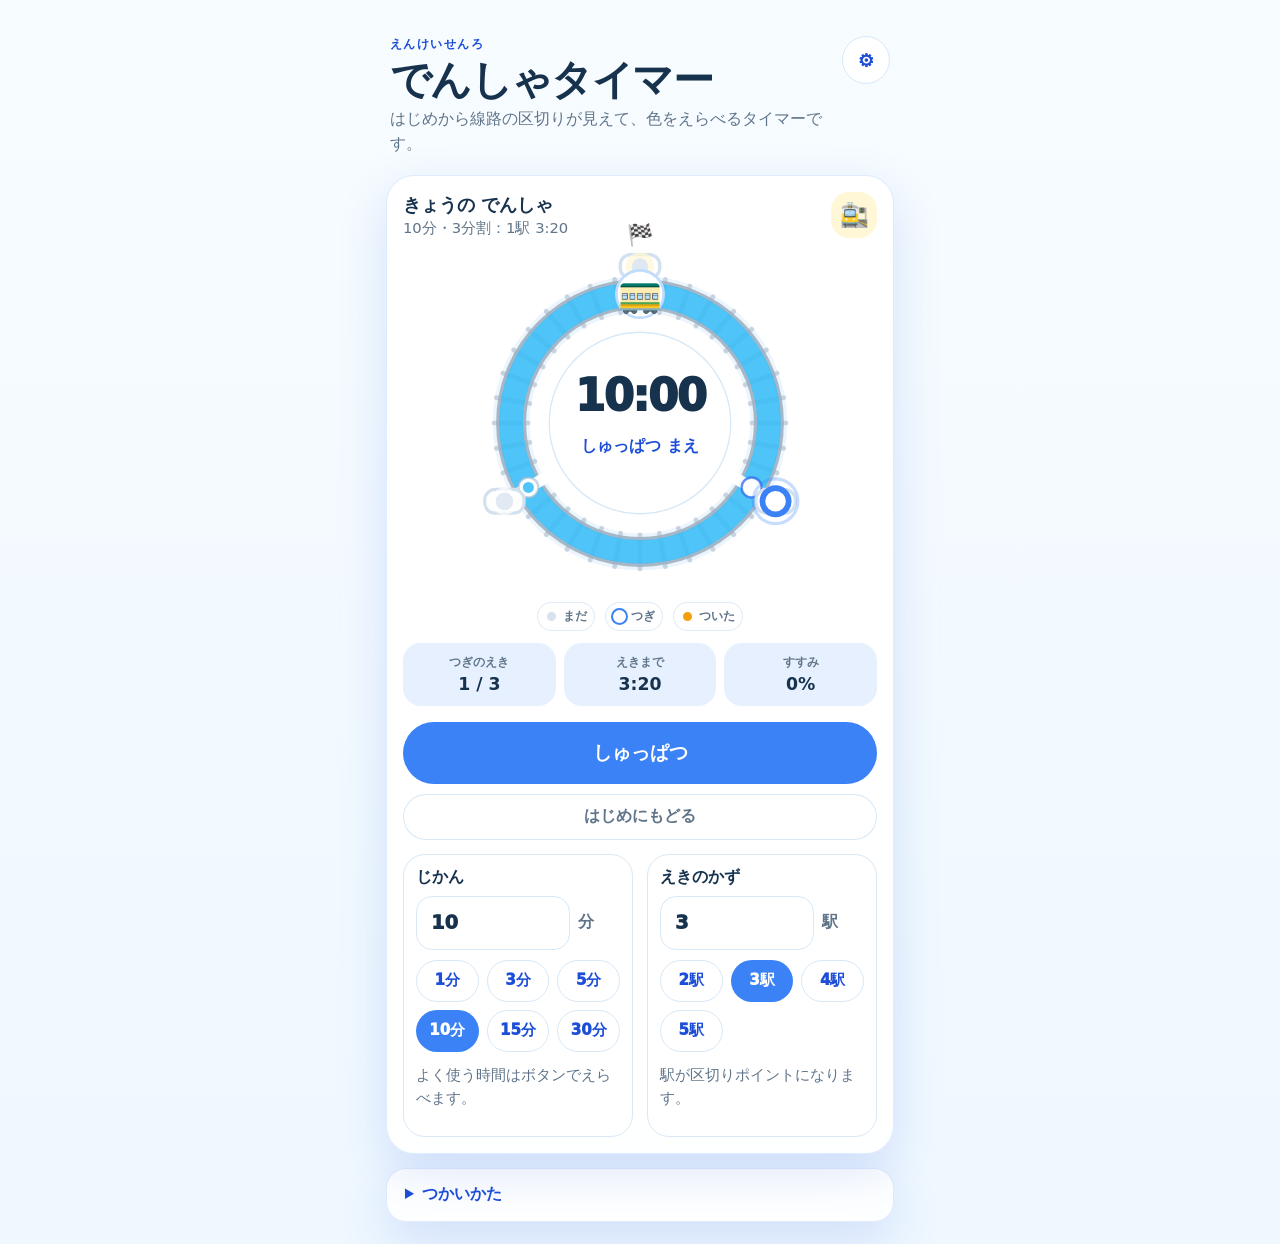
<file: index.html>
<!doctype html>
<html lang="ja">
<head>
  <meta charset="utf-8" />
  <meta name="viewport" content="width=device-width, initial-scale=1, viewport-fit=cover" />
  <meta name="theme-color" content="#3b82f6" />
  <meta name="color-scheme" content="light" />
  <meta name="description" content="円形の線路を電車が走る、子ども向けのWebタイマー" />
  <link rel="manifest" href="manifest.webmanifest" />
  <link rel="stylesheet" href="style.css" />
  <title>でんしゃタイマー</title>
</head>
<body>
  <div class="app-shell">
    <header class="app-header">
      <div>
        <p class="eyebrow">えんけいせんろ</p>
        <h1>でんしゃタイマー</h1>
        <p class="lead">はじめから線路の区切りが見えて、色をえらべるタイマーです。</p>
      </div>
      <button id="settingsToggle" class="icon-button" type="button" aria-label="保護者設定を開く" aria-expanded="false" aria-controls="settingsPanel">⚙️</button>
    </header>

    <main>
      <section id="timerCard" class="timer-card" aria-labelledby="timer-title">
        <div class="card-title-row compact">
          <div>
            <h2 id="timer-title">きょうの でんしゃ</h2>
            <p id="segmentSummary" class="subtext">10分・3分割：1駅 3分20秒</p>
          </div>
          <div id="visualStatusBadge" class="status-badge" aria-hidden="true">🚉</div>
        </div>

        <div class="circle-wrap">
          <svg id="timerSvg" class="timer-svg" viewBox="0 0 260 260" role="img" aria-labelledby="circleTitle circleDesc">
            <title id="circleTitle">でんしゃタイマー</title>
            <desc id="circleDesc">しゅっぱつ前から分割された円形線路、駅、走っている電車、ゴールを表示します。</desc>
            <defs>
              <filter id="softShadow" x="-30%" y="-30%" width="160%" height="160%">
                <feDropShadow dx="0" dy="4" stdDeviation="3" flood-color="#1d4ed8" flood-opacity="0.2" />
              </filter>
              <linearGradient id="railGradient" x1="0" y1="0" x2="1" y2="1">
                <stop offset="0%" stop-color="#60a5fa" />
                <stop offset="100%" stop-color="#2563eb" />
              </linearGradient>
            </defs>
            <g id="railLayer" aria-hidden="true"></g>
            <g id="segmentLayer" aria-hidden="true"></g>
            <g id="stationLayer" aria-hidden="true"></g>
            <g id="trainLayer" aria-hidden="true"></g>
            <circle class="track-inner" cx="130" cy="130" r="69"></circle>
            <text id="timeText" class="time-text" x="130" y="121" text-anchor="middle">10:00</text>
            <text id="stateText" class="state-text" x="130" y="151" text-anchor="middle">しゅっぱつ まえ</text>
          </svg>
          <div id="celebration" class="celebration" aria-hidden="true"><span>⭐</span><span>✨</span><span>⭐</span><span>✨</span></div>
        </div>
        <p id="screenReaderStatus" class="sr-only" aria-live="polite">でんしゃはしゅっぱつ前です。</p>

        <div class="visual-guide" aria-hidden="true">
          <div class="guide-item"><span class="sample-station future"></span><span>まだ</span></div>
          <div class="guide-item"><span class="sample-station next"></span><span>つぎ</span></div>
          <div class="guide-item"><span class="sample-station passed"></span><span>ついた</span></div>
        </div>

        <div class="status-grid" aria-label="進行状況">
          <div><span>つぎのえき</span><strong id="currentSegment">1 / 3</strong></div>
          <div><span>えきまで</span><strong id="segmentLeft">3:20</strong></div>
          <div><span>すすみ</span><strong id="progressPercent">0%</strong></div>
        </div>

        <div class="controls">
          <button id="startPauseButton" class="primary-button" type="button">しゅっぱつ</button>
          <button id="resetButton" class="secondary-button" type="button">はじめにもどる</button>
        </div>

        <div class="input-panel" aria-label="タイマー時間と駅の数の入力">
          <div class="field-block">
            <label for="minutesInput">じかん</label>
            <div class="number-row">
              <input id="minutesInput" type="number" inputmode="decimal" min="0.5" max="600" step="0.5" value="10" aria-describedby="minutesHelp" />
              <span class="unit-label">分</span>
            </div>
            <div class="chip-row" aria-label="時間の候補">
              <button class="chip" type="button" data-minutes="1">1分</button>
              <button class="chip" type="button" data-minutes="3">3分</button>
              <button class="chip" type="button" data-minutes="5">5分</button>
              <button class="chip is-selected" type="button" data-minutes="10">10分</button>
              <button class="chip" type="button" data-minutes="15">15分</button>
              <button class="chip" type="button" data-minutes="30">30分</button>
            </div>
            <p id="minutesHelp" class="hint">よく使う時間はボタンでえらべます。</p>
          </div>

          <div class="field-block">
            <label for="segmentsInput">えきのかず</label>
            <div class="number-row">
              <input id="segmentsInput" type="number" inputmode="numeric" min="1" max="12" step="1" value="3" aria-describedby="segmentsHelp" />
              <span class="unit-label">駅</span>
            </div>
            <div class="chip-row" aria-label="駅の数の候補">
              <button class="chip" type="button" data-segments="2">2駅</button>
              <button class="chip is-selected" type="button" data-segments="3">3駅</button>
              <button class="chip" type="button" data-segments="4">4駅</button>
              <button class="chip" type="button" data-segments="5">5駅</button>
            </div>
            <p id="segmentsHelp" class="hint">駅が区切りポイントになります。</p>
          </div>
        </div>
      </section>

      <details class="help-card">
        <summary>つかいかた</summary>
        <ul>
          <li>じかんと、えきのかずをえらびます。</li>
          <li>「しゅっぱつ」をおすと、でんしゃが円形の線路をすすみます。</li>
          <li>線路の色は、保護者設定で「単色」と「色違い」をえらべます。</li>
          <li>音、振動、画面ロックは保護者設定で変えられます。</li>
        </ul>
      </details>
    </main>
  </div>

  <div id="sheetBackdrop" class="sheet-backdrop" hidden></div>
  <section id="settingsPanel" class="settings-card" aria-labelledby="settings-title" role="dialog" aria-modal="true" hidden>
    <div class="sheet-handle" aria-hidden="true"></div>
    <div class="settings-header">
      <div>
        <p class="eyebrow">保護者設定</p>
        <h2 id="settings-title">でんしゃタイマー設定</h2>
      </div>
      <button id="settingsCloseButton" class="icon-button small" type="button" aria-label="設定を閉じる">×</button>
    </div>

    <div class="settings-list">
      <label class="settings-number"><span>新しく開いたときの駅の数</span><input id="defaultSegmentsInput" type="number" inputmode="numeric" min="1" max="12" step="1" value="3" /></label>
      <label class="settings-select"><span>線路の色</span><select id="railColorModeInput" aria-label="線路の色"><option value="single">単色</option><option value="multi">色違い</option></select></label>
      <label><span>うんてん中に画面を暗くしにくくする</span><input id="wakeLockInput" type="checkbox" checked /></label>
      <label><span>駅に着いたら振動</span><input id="vibrationInput" type="checkbox" checked /></label>
      <label><span>ゴール音</span><input id="soundInput" type="checkbox" checked /></label>
      <label><span>動きを少なくする（静かモード）</span><input id="reducedMotionInput" type="checkbox" checked /></label>
    </div>
    <p class="hint">設定はこの端末のブラウザに保存されます。</p>
    <button id="saveSettingsButton" class="secondary-button full" type="button">設定を保存</button>
  </section>

  <script src="app.js" defer></script>
  <script>
    document.addEventListener('DOMContentLoaded', () => {
      const stateText = document.getElementById('stateText');
      const replaceRunningLabel = () => {
        if (stateText && stateText.textContent === 'しゅっぱつ中') {
          stateText.textContent = 'うんてん中';
        }
      };
      replaceRunningLabel();
      if (stateText) {
        new MutationObserver(replaceRunningLabel).observe(stateText, {
          childList: true,
          characterData: true,
          subtree: true
        });
      }
    });
  </script>
</body>
</html>
</file>
<file: style.css>
:root {
  --bg: #eff8ff;
  --card: #ffffff;
  --text: #17324d;
  --muted: #60758a;
  --line: #d7e8f7;
  --primary: #3b82f6;
  --primary-dark: #1d4ed8;
  --primary-soft: #e7f0ff;
  --rail: #b7c8d8;
  --rail-dark: #7c93a8;
  --station-future: #d7e2ee;
  --station-passed: #f59e0b;
  --green: #34d399;
  --shadow: 0 18px 50px rgba(29, 78, 216, 0.15);
  --radius: 28px;
  font-family: system-ui, -apple-system, BlinkMacSystemFont, "Segoe UI", sans-serif;
}
* { box-sizing: border-box; }
html { min-height: 100%; background: var(--bg); }
body {
  min-height: 100%;
  margin: 0;
  color: var(--text);
  background: linear-gradient(180deg, #f7fcff 0%, var(--bg) 100%);
  -webkit-font-smoothing: antialiased;
}
body.sheet-open { overflow: hidden; }
body.reduced-motion *, body.reduced-motion *::before, body.reduced-motion *::after {
  scroll-behavior: auto !important;
  transition: none !important;
  animation: none !important;
}
button, input, select { font: inherit; }
button {
  min-height: 48px;
  border: 0;
  border-radius: 999px;
  cursor: pointer;
  touch-action: manipulation;
}
button:focus-visible, input:focus-visible, select:focus-visible, summary:focus-visible {
  outline: 3px solid rgba(59, 130, 246, 0.34);
  outline-offset: 3px;
}
.app-shell {
  width: min(100%, 540px);
  min-height: 100svh;
  margin: 0 auto;
  padding: calc(18px + env(safe-area-inset-top)) 16px calc(22px + env(safe-area-inset-bottom));
}
.app-header {
  display: grid;
  grid-template-columns: 1fr auto;
  gap: 12px;
  align-items: start;
  padding: 6px 4px 10px;
}
.eyebrow {
  margin: 0 0 6px;
  color: var(--primary-dark);
  font-size: 0.78rem;
  font-weight: 950;
  letter-spacing: 0.12em;
}
h1, h2, p { margin-top: 0; }
h1 {
  margin-bottom: 6px;
  font-size: clamp(1.85rem, 8vw, 2.55rem);
  line-height: 1.04;
  letter-spacing: -0.04em;
}
h2 { margin-bottom: 8px; font-size: 1.15rem; }
.lead, .subtext, .hint { color: var(--muted); }
.lead { margin-bottom: 0; line-height: 1.55; }
.timer-card, .help-card, .settings-card {
  border: 1px solid rgba(59, 130, 246, 0.16);
  background: rgba(255, 255, 255, 0.94);
  box-shadow: var(--shadow);
}
.timer-card {
  position: relative;
  overflow: hidden;
  margin-top: 8px;
  padding: 16px;
  border-radius: var(--radius);
}
.card-title-row {
  display: flex;
  gap: 12px;
  align-items: flex-start;
  justify-content: space-between;
}
.compact h2, .compact .subtext { margin-bottom: 0; }
.subtext, .hint { font-size: 0.92rem; line-height: 1.55; }
.status-badge {
  display: grid;
  place-items: center;
  width: 46px;
  height: 46px;
  border-radius: 18px;
  background: #fff7d6;
  font-size: 1.45rem;
}
.circle-wrap {
  position: relative;
  display: grid;
  place-items: center;
  margin: 12px auto 8px;
}
.timer-svg {
  width: min(86vw, 342px);
  max-width: 100%;
  height: auto;
  overflow: visible;
}
.rail-base { fill: none; stroke: #e5f0fb; stroke-width: 28; opacity: 0.72; }
.rail-line { fill: none; stroke: var(--rail-dark); stroke-width: 2.8; stroke-linecap: round; opacity: 0.62; }
.sleeper { stroke: #9fb2c4; stroke-width: 3.5; stroke-linecap: round; opacity: 0.5; }
.segment-arc { fill: none; stroke-linecap: round; }
.segment-arc.guide { stroke: var(--segment-color, #38bdf8); opacity: 0.88; }
.segment-arc.done, .segment-arc.active { stroke: var(--segment-strong-color, #0284c7); opacity: 1; }
.split-cut { stroke: rgba(255, 255, 255, 0.98); stroke-width: 8.8; stroke-linecap: round; }
.split-cap-outer { fill: rgba(255, 255, 255, 0.98); stroke: rgba(151, 181, 207, 0.55); stroke-width: 1.8; }
.split-cap-inner { fill: var(--segment-color, var(--station-future)); opacity: 0.88; }
.split-cap-passed .split-cap-inner { fill: var(--segment-strong-color, var(--station-passed)); opacity: 1; }
.split-cap-next .split-cap-outer { stroke: rgba(37, 99, 235, 0.72); }
.split-cap-next .split-cap-inner { fill: #ffffff; opacity: 1; }
.station-platform { fill: rgba(255, 255, 255, 0.96); stroke: #d3e1ee; stroke-width: 2.4; }
.station-dot { stroke: #fff; stroke-width: 3.5; }
.station-dot.future { fill: var(--station-future); opacity: 0.74; }
.station-dot.passed { fill: var(--station-passed); opacity: 1; }
.station-dot.start { fill: var(--green); }
.station-dot.goal { stroke: #fff7d6; stroke-width: 4.5; }
.station-dot.next { fill: #fff; stroke: var(--primary); stroke-width: 4.3; }
.station-ring { fill: none; stroke: var(--primary); stroke-width: 2.4; opacity: 0.28; }
.goal-flag, .train-icon { dominant-baseline: middle; text-anchor: middle; }
.goal-flag { font-size: 16px; }
.train-icon { font-size: 28px; }
.train-halo { fill: #ffffff; stroke: #bfdbfe; stroke-width: 2; }
.track-inner { fill: rgba(255, 255, 255, 0.94); stroke: var(--line); stroke-width: 1; }
.time-text { fill: var(--text); font-size: 2.08rem; font-weight: 950; letter-spacing: -0.04em; }
.state-text { fill: var(--primary-dark); font-size: 0.78rem; font-weight: 950; }
.celebration { position: absolute; inset: 0; pointer-events: none; display: none; place-items: center; }
.celebration span { position: absolute; font-size: 1.55rem; opacity: 0; }
.timer-card.is-finished .celebration { display: grid; }
.timer-card.is-finished .celebration span { opacity: 1; }
.visual-guide {
  display: flex;
  justify-content: center;
  gap: 10px;
  margin: 4px 0 12px;
  color: var(--muted);
  font-size: 0.78rem;
  font-weight: 900;
}
.guide-item {
  display: inline-flex;
  align-items: center;
  gap: 5px;
  padding: 6px 8px;
  border-radius: 999px;
  background: rgba(255, 255, 255, 0.78);
  box-shadow: inset 0 0 0 1px rgba(215, 232, 247, 0.8);
}
.sample-station { width: 13px; height: 13px; border-radius: 999px; border: 2px solid #fff; }
.sample-station.future { background: var(--station-future); }
.sample-station.next { background: #fff; box-shadow: 0 0 0 2px var(--primary); }
.sample-station.passed { background: var(--station-passed); }
.input-panel { display: grid; gap: 14px; margin-top: 14px; }
.field-block {
  display: grid;
  gap: 8px;
  padding: 12px;
  border: 1px solid var(--line);
  border-radius: 22px;
  background: rgba(255, 255, 255, 0.76);
}
.field-block > label { color: var(--text); font-weight: 950; }
.number-row { display: grid; grid-template-columns: 1fr auto; gap: 8px; align-items: center; }
input[type="number"] {
  width: 100%;
  min-height: 54px;
  padding: 12px 14px;
  border: 1px solid var(--line);
  border-radius: 16px;
  background: #fff;
  color: var(--text);
  font-size: 1.22rem;
  font-weight: 950;
}
input[type="checkbox"] { width: 26px; height: 26px; accent-color: var(--primary); }
select {
  min-height: 46px;
  padding: 10px 14px;
  border: 1px solid var(--line);
  border-radius: 14px;
  background: #fff;
  color: var(--text);
  font-weight: 950;
}
input:disabled { opacity: 0.64; }
.unit-label { min-width: 2.6em; color: var(--muted); font-weight: 950; }
.chip-row {
  display: grid;
  grid-template-columns: repeat(3, minmax(0, 1fr));
  gap: 8px;
  overflow: visible;
  padding: 2px 0 4px;
}
.chip-row::-webkit-scrollbar { display: none; }
.chip {
  width: 100%;
  min-width: 0;
  min-height: 42px;
  padding: 9px 8px;
  border: 1px solid var(--line);
  background: #fff;
  color: var(--primary-dark);
  font-size: 0.94rem;
  font-weight: 950;
  white-space: nowrap;
  text-align: center;
}
.chip.is-selected { border-color: transparent; background: var(--primary); color: #fff; }
.status-grid { display: grid; grid-template-columns: repeat(3, 1fr); gap: 8px; margin-top: 10px; }
.status-grid div { min-width: 0; padding: 12px 8px; border-radius: 18px; background: var(--primary-soft); text-align: center; }
.status-grid span { display: block; color: var(--muted); font-size: 0.74rem; font-weight: 950; }
.status-grid strong { display: block; margin-top: 3px; font-size: clamp(0.95rem, 4vw, 1.08rem); }
.controls { display: grid; grid-template-columns: 1fr; gap: 10px; margin-top: 16px; }
.primary-button, .secondary-button, .icon-button { padding: 12px 16px; font-weight: 950; }
.primary-button { min-height: 62px; background: var(--primary); color: #fff; font-size: 1.18rem; }
.primary-button:active, .secondary-button:active, .icon-button:active, .chip:active { transform: translateY(1px); }
.secondary-button { background: var(--primary-soft); color: var(--primary-dark); }
.controls .secondary-button { min-height: 46px; background: transparent; color: var(--muted); box-shadow: inset 0 0 0 1px var(--line); }
.icon-button { display: grid; place-items: center; width: 48px; min-height: 48px; padding: 0; border: 1px solid var(--line); background: #fff; color: var(--primary-dark); font-size: 1.15rem; }
.icon-button.small { width: 42px; min-height: 42px; font-size: 1.45rem; }
.help-card { margin-top: 14px; padding: 0; border-radius: 20px; }
.help-card summary { min-height: 52px; padding: 15px 18px; color: var(--primary-dark); font-weight: 950; cursor: pointer; }
.help-card ul { margin: 0; padding: 0 18px 18px 2.1rem; color: var(--muted); line-height: 1.72; }
.sheet-backdrop { position: fixed; inset: 0; z-index: 20; background: rgba(23, 50, 77, 0.36); }
.settings-card {
  position: fixed;
  left: 50%;
  bottom: 0;
  z-index: 21;
  width: min(100%, 540px);
  max-height: min(82svh, 680px);
  overflow-y: auto;
  padding: 10px 18px calc(18px + env(safe-area-inset-bottom));
  border-radius: 28px 28px 0 0;
  transform: translateX(-50%);
}
.sheet-handle { width: 46px; height: 5px; margin: 0 auto 12px; border-radius: 999px; background: var(--line); }
.settings-header { display: grid; grid-template-columns: 1fr auto; gap: 12px; align-items: start; }
.settings-list { display: grid; gap: 14px; margin-top: 12px; }
.settings-list label { display: grid; grid-template-columns: 1fr auto; gap: 12px; align-items: center; padding: 12px; border: 1px solid var(--line); border-radius: 18px; background: #fff; font-weight: 850; }
.settings-list label.settings-number { grid-template-columns: 1fr 92px; }
.settings-list label.settings-number input { min-height: 46px; font-size: 1.05rem; text-align: center; }
.settings-list label.settings-select { grid-template-columns: 1fr 132px; }
.full { width: 100%; margin-top: 14px; }
.sr-only { position: absolute; width: 1px; height: 1px; padding: 0; margin: -1px; overflow: hidden; clip-path: inset(50%); white-space: nowrap; border: 0; }
[hidden] { display: none !important; }
@media (min-width: 720px) {
  .app-shell { padding-top: 30px; }
  .input-panel { grid-template-columns: 1fr 1fr; }
}
@media (max-width: 380px) {
  .app-shell { padding-left: 12px; padding-right: 12px; }
  .timer-card { padding: 14px; }
  .status-grid { grid-template-columns: 1fr; }
  .timer-svg { width: min(88vw, 304px); }
  .visual-guide { flex-wrap: wrap; }
}
@media (max-width: 360px) {
  .chip-row { grid-template-columns: repeat(2, minmax(0, 1fr)); }
}
@media (prefers-reduced-motion: reduce) {
  *, *::before, *::after { scroll-behavior: auto !important; transition: none !important; animation: none !important; }
}
</file>
